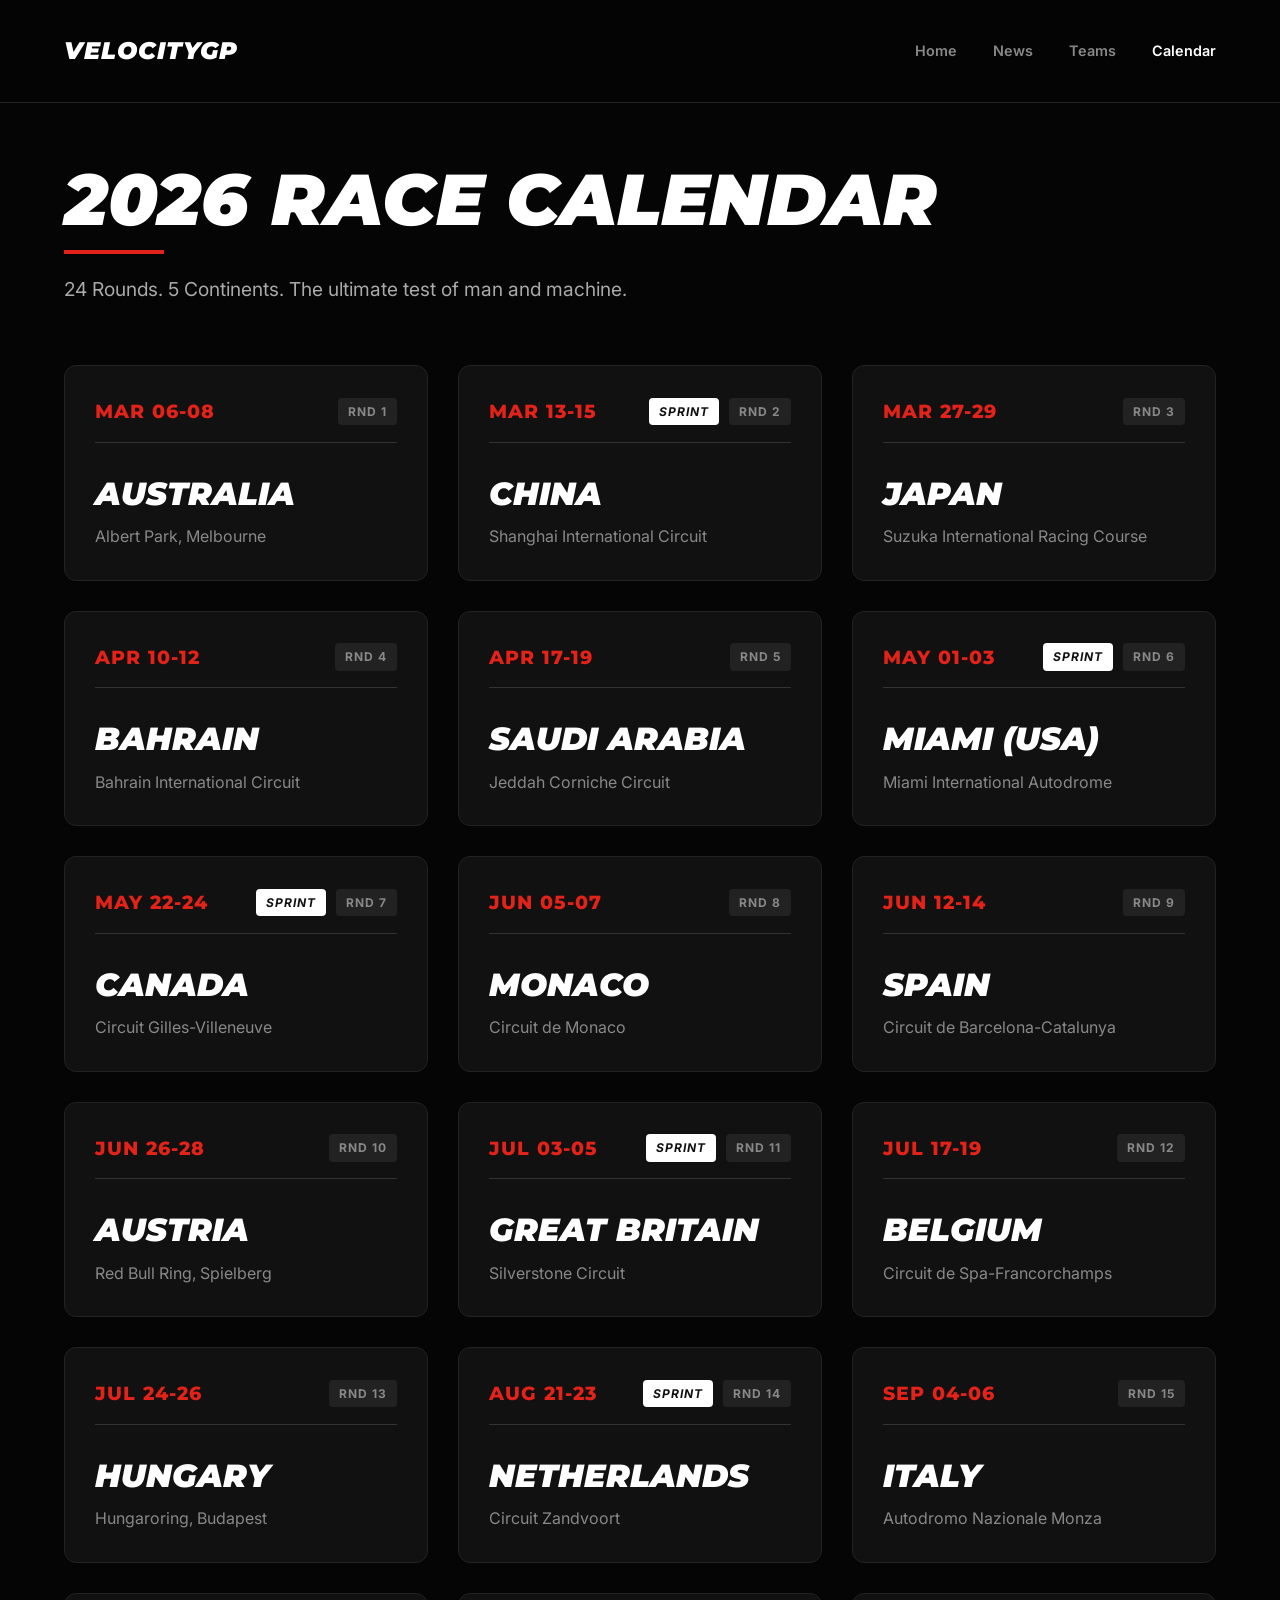
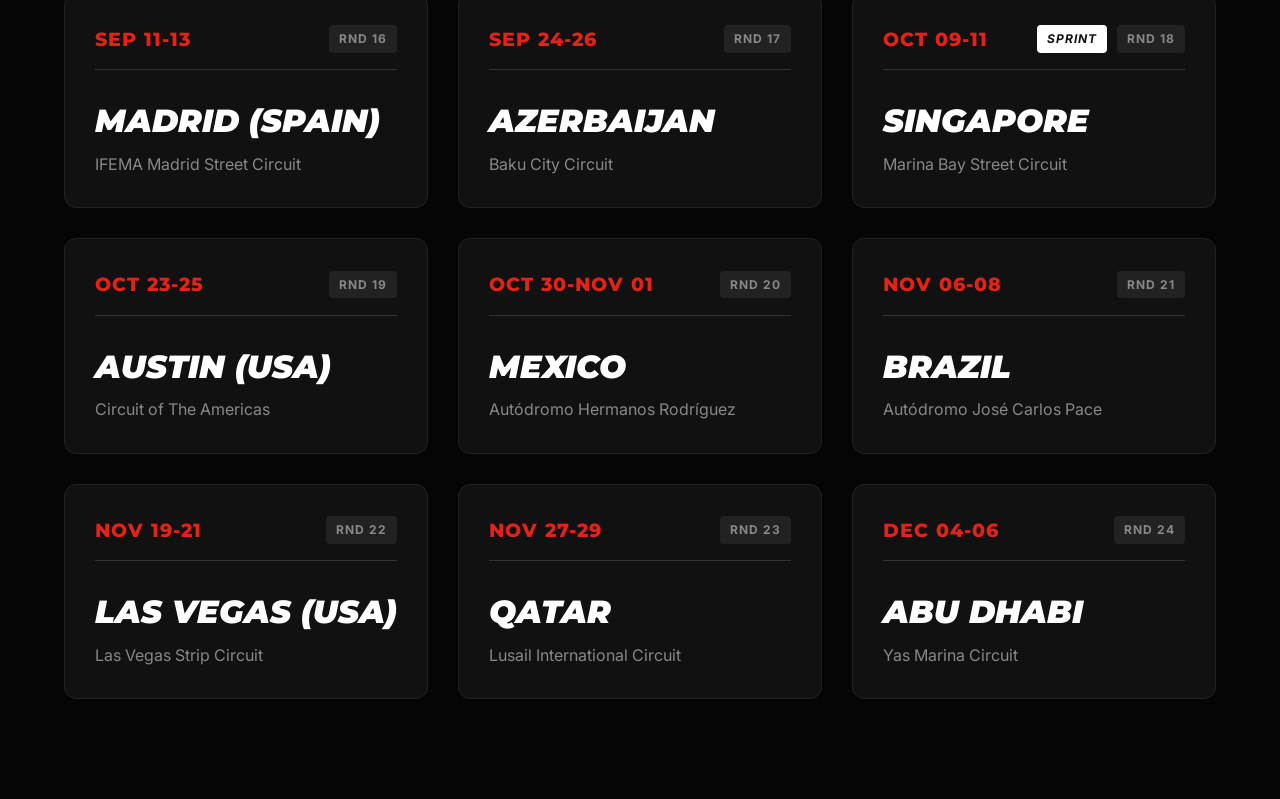
<file: calendar.html>
<!DOCTYPE html>
<html lang="en">
<head>
    <meta charset="UTF-8">
    <meta name="viewport" content="width=device-width, initial-scale=1.0">
    <title>2026 F1 Race Calendar</title>
    <link href="https://fonts.googleapis.com/css2?family=Inter:wght@400;600;700&family=Montserrat:ital,wght@1,800;1,900&display=swap" rel="stylesheet">
    <link rel="stylesheet" href="calendar.css">
</head>
<body>

    <header class="navbar">
        <div class="logo">VELOCITYGP</div>
        <nav class="nav-links">
            <a href="#">Home</a>
            <a href="#">News</a>
            <a href="#">Teams</a>
            <a href="#" class="active">Calendar</a>
        </nav>
    </header>

    <main class="calendar-container">
        
        <div class="page-header">
            <h1>2026 RACE CALENDAR</h1>
            <div class="red-line"></div>
            <p>24 Rounds. 5 Continents. The ultimate test of man and machine.</p>
        </div>

        <div class="schedule-grid" id="schedule-grid">
            
            <div class="race-card reveal-card">
                <div class="card-top">
                    <span class="race-date">MAR 06-08</span>
                    <span class="round-badge">RND 1</span>
                </div>
                <div class="card-middle">
                    <h2>AUSTRALIA</h2>
                    <p class="track-name">Albert Park, Melbourne</p>
                </div>
            </div>

            <div class="race-card reveal-card">
                <div class="card-top">
                    <span class="race-date">MAR 13-15</span>
                    <div class="badges">
                        <span class="sprint-badge">SPRINT</span>
                        <span class="round-badge">RND 2</span>
                    </div>
                </div>
                <div class="card-middle">
                    <h2>CHINA</h2>
                    <p class="track-name">Shanghai International Circuit</p>
                </div>
            </div>

            <div class="race-card reveal-card">
                <div class="card-top">
                    <span class="race-date">MAR 27-29</span>
                    <span class="round-badge">RND 3</span>
                </div>
                <div class="card-middle">
                    <h2>JAPAN</h2>
                    <p class="track-name">Suzuka International Racing Course</p>
                </div>
            </div>

            <div class="race-card reveal-card">
                <div class="card-top">
                    <span class="race-date">APR 10-12</span>
                    <span class="round-badge">RND 4</span>
                </div>
                <div class="card-middle">
                    <h2>BAHRAIN</h2>
                    <p class="track-name">Bahrain International Circuit</p>
                </div>
            </div>

            <div class="race-card reveal-card">
                <div class="card-top">
                    <span class="race-date">APR 17-19</span>
                    <span class="round-badge">RND 5</span>
                </div>
                <div class="card-middle">
                    <h2>SAUDI ARABIA</h2>
                    <p class="track-name">Jeddah Corniche Circuit</p>
                </div>
            </div>

            <div class="race-card reveal-card">
                <div class="card-top">
                    <span class="race-date">MAY 01-03</span>
                    <div class="badges">
                        <span class="sprint-badge">SPRINT</span>
                        <span class="round-badge">RND 6</span>
                    </div>
                </div>
                <div class="card-middle">
                    <h2>MIAMI (USA)</h2>
                    <p class="track-name">Miami International Autodrome</p>
                </div>
            </div>

            <div class="race-card reveal-card">
                <div class="card-top">
                    <span class="race-date">MAY 22-24</span>
                    <div class="badges">
                        <span class="sprint-badge">SPRINT</span>
                        <span class="round-badge">RND 7</span>
                    </div>
                </div>
                <div class="card-middle">
                    <h2>CANADA</h2>
                    <p class="track-name">Circuit Gilles-Villeneuve</p>
                </div>
            </div>

            <div class="race-card reveal-card">
                <div class="card-top">
                    <span class="race-date">JUN 05-07</span>
                    <span class="round-badge">RND 8</span>
                </div>
                <div class="card-middle">
                    <h2>MONACO</h2>
                    <p class="track-name">Circuit de Monaco</p>
                </div>
            </div>

            <div class="race-card reveal-card">
                <div class="card-top">
                    <span class="race-date">JUN 12-14</span>
                    <span class="round-badge">RND 9</span>
                </div>
                <div class="card-middle">
                    <h2>SPAIN</h2>
                    <p class="track-name">Circuit de Barcelona-Catalunya</p>
                </div>
            </div>

            <div class="race-card reveal-card">
                <div class="card-top">
                    <span class="race-date">JUN 26-28</span>
                    <span class="round-badge">RND 10</span>
                </div>
                <div class="card-middle">
                    <h2>AUSTRIA</h2>
                    <p class="track-name">Red Bull Ring, Spielberg</p>
                </div>
            </div>

            <div class="race-card reveal-card">
                <div class="card-top">
                    <span class="race-date">JUL 03-05</span>
                    <div class="badges">
                        <span class="sprint-badge">SPRINT</span>
                        <span class="round-badge">RND 11</span>
                    </div>
                </div>
                <div class="card-middle">
                    <h2>GREAT BRITAIN</h2>
                    <p class="track-name">Silverstone Circuit</p>
                </div>
            </div>

            <div class="race-card reveal-card">
                <div class="card-top">
                    <span class="race-date">JUL 17-19</span>
                    <span class="round-badge">RND 12</span>
                </div>
                <div class="card-middle">
                    <h2>BELGIUM</h2>
                    <p class="track-name">Circuit de Spa-Francorchamps</p>
                </div>
            </div>

            <div class="race-card reveal-card">
                <div class="card-top">
                    <span class="race-date">JUL 24-26</span>
                    <span class="round-badge">RND 13</span>
                </div>
                <div class="card-middle">
                    <h2>HUNGARY</h2>
                    <p class="track-name">Hungaroring, Budapest</p>
                </div>
            </div>

            <div class="race-card reveal-card">
                <div class="card-top">
                    <span class="race-date">AUG 21-23</span>
                    <div class="badges">
                        <span class="sprint-badge">SPRINT</span>
                        <span class="round-badge">RND 14</span>
                    </div>
                </div>
                <div class="card-middle">
                    <h2>NETHERLANDS</h2>
                    <p class="track-name">Circuit Zandvoort</p>
                </div>
            </div>

            <div class="race-card reveal-card">
                <div class="card-top">
                    <span class="race-date">SEP 04-06</span>
                    <span class="round-badge">RND 15</span>
                </div>
                <div class="card-middle">
                    <h2>ITALY</h2>
                    <p class="track-name">Autodromo Nazionale Monza</p>
                </div>
            </div>

            <div class="race-card reveal-card">
                <div class="card-top">
                    <span class="race-date">SEP 11-13</span>
                    <span class="round-badge">RND 16</span>
                </div>
                <div class="card-middle">
                    <h2>MADRID (SPAIN)</h2>
                    <p class="track-name">IFEMA Madrid Street Circuit</p>
                </div>
            </div>

            <div class="race-card reveal-card">
                <div class="card-top">
                    <span class="race-date">SEP 24-26</span>
                    <span class="round-badge">RND 17</span>
                </div>
                <div class="card-middle">
                    <h2>AZERBAIJAN</h2>
                    <p class="track-name">Baku City Circuit</p>
                </div>
            </div>

            <div class="race-card reveal-card">
                <div class="card-top">
                    <span class="race-date">OCT 09-11</span>
                    <div class="badges">
                        <span class="sprint-badge">SPRINT</span>
                        <span class="round-badge">RND 18</span>
                    </div>
                </div>
                <div class="card-middle">
                    <h2>SINGAPORE</h2>
                    <p class="track-name">Marina Bay Street Circuit</p>
                </div>
            </div>

            <div class="race-card reveal-card">
                <div class="card-top">
                    <span class="race-date">OCT 23-25</span>
                    <span class="round-badge">RND 19</span>
                </div>
                <div class="card-middle">
                    <h2>AUSTIN (USA)</h2>
                    <p class="track-name">Circuit of The Americas</p>
                </div>
            </div>

            <div class="race-card reveal-card">
                <div class="card-top">
                    <span class="race-date">OCT 30-NOV 01</span>
                    <span class="round-badge">RND 20</span>
                </div>
                <div class="card-middle">
                    <h2>MEXICO</h2>
                    <p class="track-name">Autódromo Hermanos Rodríguez</p>
                </div>
            </div>

            <div class="race-card reveal-card">
                <div class="card-top">
                    <span class="race-date">NOV 06-08</span>
                    <span class="round-badge">RND 21</span>
                </div>
                <div class="card-middle">
                    <h2>BRAZIL</h2>
                    <p class="track-name">Autódromo José Carlos Pace</p>
                </div>
            </div>

            <div class="race-card reveal-card">
                <div class="card-top">
                    <span class="race-date">NOV 19-21</span>
                    <span class="round-badge">RND 22</span>
                </div>
                <div class="card-middle">
                    <h2>LAS VEGAS (USA)</h2>
                    <p class="track-name">Las Vegas Strip Circuit</p>
                </div>
            </div>

            <div class="race-card reveal-card">
                <div class="card-top">
                    <span class="race-date">NOV 27-29</span>
                    <span class="round-badge">RND 23</span>
                </div>
                <div class="card-middle">
                    <h2>QATAR</h2>
                    <p class="track-name">Lusail International Circuit</p>
                </div>
            </div>

            <div class="race-card reveal-card">
                <div class="card-top">
                    <span class="race-date">DEC 04-06</span>
                    <span class="round-badge">RND 24</span>
                </div>
                <div class="card-middle">
                    <h2>ABU DHABI</h2>
                    <p class="track-name">Yas Marina Circuit</p>
                </div>
            </div>

        </div>
    </main>

    <script src="calendar.js"></script>
</body>
</html>
</file>
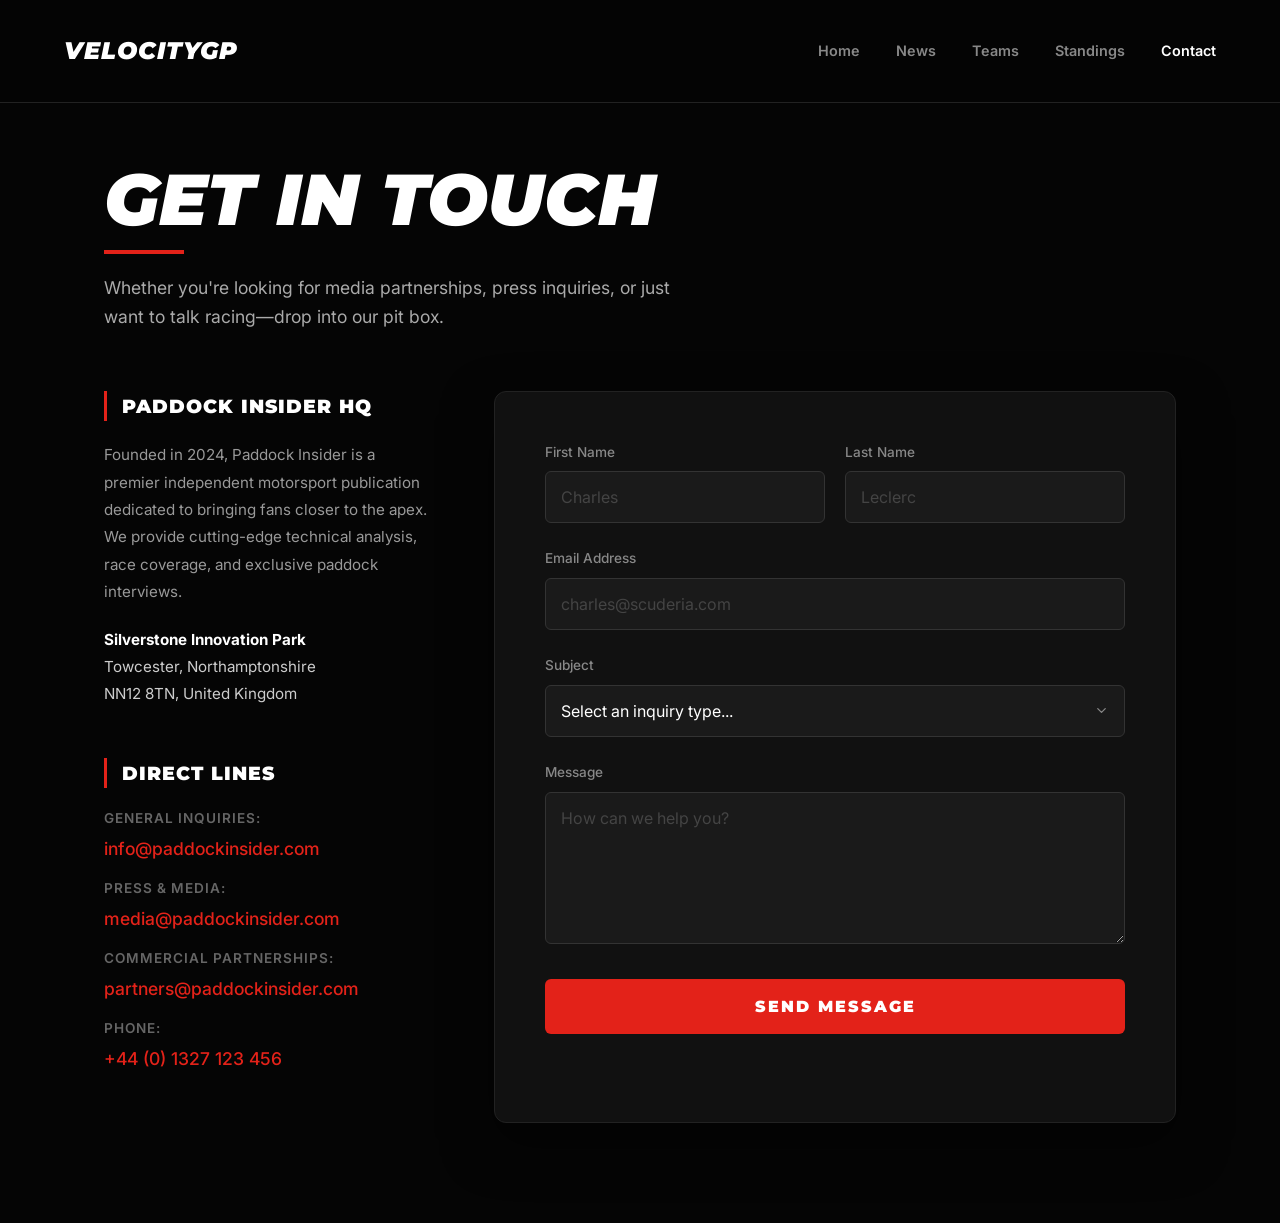
<file: contactus.html>
<!DOCTYPE html>
<html lang="en">
<head>
    <meta charset="UTF-8">
    <meta name="viewport" content="width=device-width, initial-scale=1.0">
    <title>Contact Us | Paddock Insider</title>
    <link href="https://fonts.googleapis.com/css2?family=Inter:wght@400;500;600&family=Montserrat:ital,wght@1,800;1,900&display=swap" rel="stylesheet">
    <link rel="stylesheet" href="contactus.css">
</head>
<body>

    <header class="navbar">
        <div class="logo">VELOCITYGP</div>
        <nav class="nav-links">
            <a href="index.html">Home</a>
            <a href="news.html">News</a>
            <a href="teams.html">Teams</a>
            <a href="standings.html">Standings</a>
            <a href="#" class="active">Contact</a>
        </nav>
    </header>

    <main class="contact-container">
        
        <div class="page-header scroll-reveal">
            <h1>GET IN TOUCH</h1>
            <div class="red-line"></div>
            <p>Whether you're looking for media partnerships, press inquiries, or just want to talk racing—drop into our pit box.</p>
        </div>

        <div class="contact-grid">
            
            <div class="contact-info scroll-reveal">
                
                <div class="info-block">
                    <h3>PADDOCK INSIDER HQ</h3>
                    <p class="company-bio">
                        Founded in 2024, Paddock Insider is a premier independent motorsport publication dedicated to bringing fans closer to the apex. We provide cutting-edge technical analysis, race coverage, and exclusive paddock interviews.
                    </p>
                    <p class="address">
                        <strong>Silverstone Innovation Park</strong><br>
                        Towcester, Northamptonshire<br>
                        NN12 8TN, United Kingdom
                    </p>
                </div>

                <div class="info-block">
                    <h3>DIRECT LINES</h3>
                    <ul class="contact-list">
                        <li>
                            <span class="label">General Inquiries:</span>
                            <a href="mailto:info@paddockinsider.com">info@paddockinsider.com</a>
                        </li>
                        <li>
                            <span class="label">Press & Media:</span>
                            <a href="mailto:media@paddockinsider.com">media@paddockinsider.com</a>
                        </li>
                        <li>
                            <span class="label">Commercial Partnerships:</span>
                            <a href="mailto:partners@paddockinsider.com">partners@paddockinsider.com</a>
                        </li>
                        <li>
                            <span class="label">Phone:</span>
                            <a href="tel:+441327123456">+44 (0) 1327 123 456</a>
                        </li>
                    </ul>
                </div>

            </div>

            <div class="contact-form-wrapper scroll-reveal">
                <form id="contact-form" class="contact-form">
                    
                    <div class="form-row">
                        <div class="input-group">
                            <label for="firstName">First Name</label>
                            <input type="text" id="firstName" name="firstName" required placeholder="Charles">
                        </div>
                        <div class="input-group">
                            <label for="lastName">Last Name</label>
                            <input type="text" id="lastName" name="lastName" required placeholder="Leclerc">
                        </div>
                    </div>

                    <div class="input-group">
                        <label for="email">Email Address</label>
                        <input type="email" id="email" name="email" required placeholder="charles@scuderia.com">
                    </div>

                    <div class="input-group">
                        <label for="subject">Subject</label>
                        <select id="subject" name="subject" required>
                            <option value="" disabled selected>Select an inquiry type...</option>
                            <option value="editorial">Editorial / News Tip</option>
                            <option value="press">Press & Media</option>
                            <option value="partnership">Advertising & Partnerships</option>
                            <option value="general">General Question</option>
                        </select>
                    </div>

                    <div class="input-group">
                        <label for="message">Message</label>
                        <textarea id="message" name="message" rows="6" required placeholder="How can we help you?"></textarea>
                    </div>

                    <button type="submit" class="submit-btn">SEND MESSAGE</button>
                    
                    <div id="form-success" class="form-success">
                        <p>Message sent successfully. Our team will get back to you shortly.</p>
                    </div>

                </form>
            </div>

        </div>

    </main>

    <script src="contactus.js"></script>
</body>
</html>
</file>
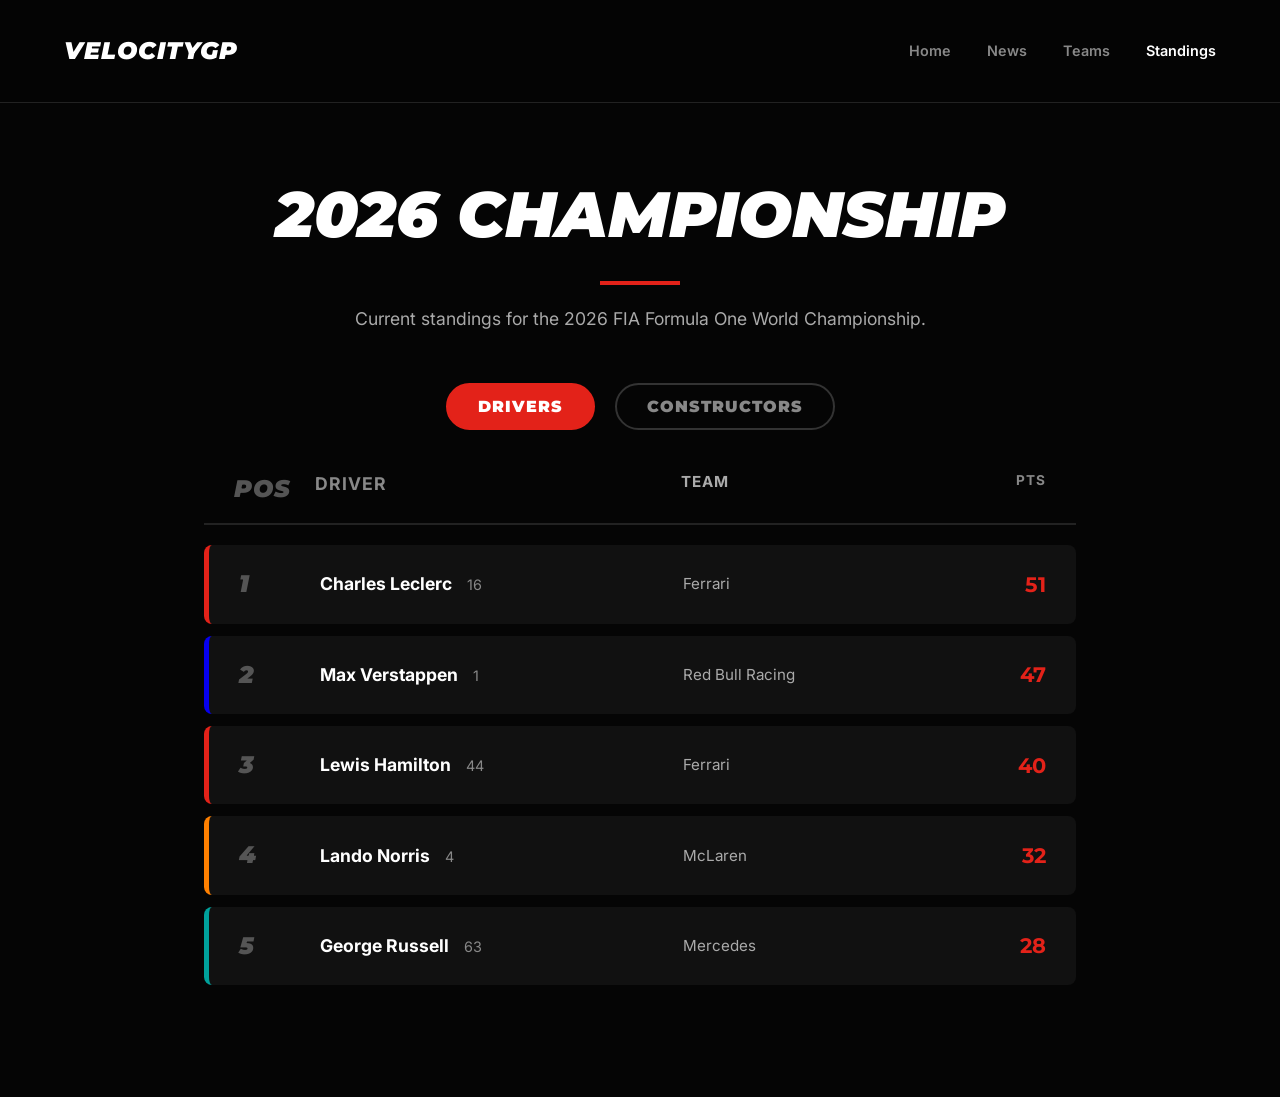
<file: standings.html>
<!DOCTYPE html>
<html lang="en">
<head>
    <meta charset="UTF-8">
    <meta name="viewport" content="width=device-width, initial-scale=1.0">
    <title>F1 Championship Standings</title>
    <link href="https://fonts.googleapis.com/css2?family=Inter:wght@400;600;700&family=Montserrat:ital,wght@1,900&display=swap" rel="stylesheet">
    <link rel="stylesheet" href="standings.css">
</head>
<body>

    <header class="navbar">
        <div class="logo">VELOCITYGP</div>
        <nav class="nav-links">
            <a href="index.html">Home</a>
            <a href="news.html">News</a>
            <a href="teams.html">Teams</a>
            <a href="#" class="active">Standings</a>
        </nav>
    </header>

    <main class="standings-container">
        
        <div class="page-header">
            <h1>2026 CHAMPIONSHIP</h1>
            <div class="red-line"></div>
            <p>Current standings for the 2026 FIA Formula One World Championship.</p>
        </div>

        <div class="tab-controls">
            <button class="tab-btn active" data-target="drivers">DRIVERS</button>
            <button class="tab-btn" data-target="constructors">CONSTRUCTORS</button>
        </div>

        <section id="drivers" class="standings-content active">
            
            <div class="table-header">
                <span class="col-pos">POS</span>
                <span class="col-driver">DRIVER</span>
                <span class="col-team">TEAM</span>
                <span class="col-pts">PTS</span>
            </div>

            <div class="standings-list">
                <div class="standing-row ferrari scroll-reveal">
                    <span class="col-pos">1</span>
                    <span class="col-driver"><strong>Charles Leclerc</strong> <span class="car-no">16</span></span>
                    <span class="col-team">Ferrari</span>
                    <span class="col-pts"><strong>51</strong></span>
                </div>

                <div class="standing-row redbull scroll-reveal">
                    <span class="col-pos">2</span>
                    <span class="col-driver"><strong>Max Verstappen</strong> <span class="car-no">1</span></span>
                    <span class="col-team">Red Bull Racing</span>
                    <span class="col-pts"><strong>47</strong></span>
                </div>

                <div class="standing-row ferrari scroll-reveal">
                    <span class="col-pos">3</span>
                    <span class="col-driver"><strong>Lewis Hamilton</strong> <span class="car-no">44</span></span>
                    <span class="col-team">Ferrari</span>
                    <span class="col-pts"><strong>40</strong></span>
                </div>

                <div class="standing-row mclaren scroll-reveal">
                    <span class="col-pos">4</span>
                    <span class="col-driver"><strong>Lando Norris</strong> <span class="car-no">4</span></span>
                    <span class="col-team">McLaren</span>
                    <span class="col-pts"><strong>32</strong></span>
                </div>

                <div class="standing-row mercedes scroll-reveal">
                    <span class="col-pos">5</span>
                    <span class="col-driver"><strong>George Russell</strong> <span class="car-no">63</span></span>
                    <span class="col-team">Mercedes</span>
                    <span class="col-pts"><strong>28</strong></span>
                </div>
            </div>
        </section>

        <section id="constructors" class="standings-content">
            
            <div class="table-header">
                <span class="col-pos">POS</span>
                <span class="col-team-name">CONSTRUCTOR</span>
                <span class="col-pts">PTS</span>
            </div>

            <div class="standings-list">
                <div class="standing-row ferrari scroll-reveal">
                    <span class="col-pos">1</span>
                    <span class="col-team-name"><strong>Ferrari</strong></span>
                    <span class="col-pts"><strong>91</strong></span>
                </div>

                <div class="standing-row redbull scroll-reveal">
                    <span class="col-pos">2</span>
                    <span class="col-team-name"><strong>Red Bull Racing</strong></span>
                    <span class="col-pts"><strong>65</strong></span>
                </div>

                <div class="standing-row mclaren scroll-reveal">
                    <span class="col-pos">3</span>
                    <span class="col-team-name"><strong>McLaren</strong></span>
                    <span class="col-pts"><strong>54</strong></span>
                </div>

                <div class="standing-row mercedes scroll-reveal">
                    <span class="col-pos">4</span>
                    <span class="col-team-name"><strong>Mercedes</strong></span>
                    <span class="col-pts"><strong>40</strong></span>
                </div>
            </div>
        </section>

    </main>

    <script src="standings.js"></script>
</body>
</html>
</file>
<file: calendar.css>
/* --- Base Reset & Theme --- */
* {
    margin: 0;
    padding: 0;
    box-sizing: border-box;
}

body {
    font-family: 'Inter', sans-serif;
    background-color: #050505;
    color: #ffffff;
    line-height: 1.6;
    overflow-x: hidden;
}

/* --- Navigation --- */
.navbar {
    display: flex;
    justify-content: space-between;
    align-items: center;
    padding: 2rem 5%;
    background-color: rgba(5, 5, 5, 0.95);
    position: sticky;
    top: 0;
    z-index: 100;
    border-bottom: 1px solid #222;
}

.logo {
    font-family: 'Montserrat', sans-serif;
    font-weight: 900;
    font-style: italic;
    font-size: 1.5rem;
    letter-spacing: 1px;
}

.nav-links a {
    color: #888;
    text-decoration: none;
    margin-left: 2rem;
    font-size: 0.9rem;
    font-weight: 600;
    transition: color 0.3s ease;
}

.nav-links a:hover, .nav-links a.active {
    color: #fff;
}

/* --- Page Layout --- */
.calendar-container {
    max-width: 1400px;
    margin: 0 auto;
    padding: 60px 5% 100px 5%;
}

.page-header {
    margin-bottom: 60px;
    text-align: left;
}

.page-header h1 {
    font-family: 'Montserrat', sans-serif;
    font-size: 4.5rem;
    font-weight: 900;
    font-style: italic;
    line-height: 1;
}

.red-line {
    width: 100px;
    height: 4px;
    background-color: #E32219;
    margin-top: 15px;
    margin-bottom: 20px;
}

.page-header p {
    color: #aaa;
    font-size: 1.2rem;
}

/* --- Calendar Grid System --- */
.schedule-grid {
    display: grid;
    /* Adapts to screen size: 1 col on mobile, 2 on tablet, 3 on desktop */
    grid-template-columns: repeat(auto-fit, minmax(350px, 1fr));
    gap: 30px;
}

/* --- Individual Race Card --- */
.race-card {
    background: #111;
    border: 1px solid #222;
    border-radius: 12px;
    padding: 30px;
    display: flex;
    flex-direction: column;
    position: relative;
    overflow: hidden;
    cursor: pointer;
    transition: transform 0.4s cubic-bezier(0.25, 0.46, 0.45, 0.94), 
                box-shadow 0.4s ease, 
                border-color 0.4s ease;
}

/* Premium Hover Effect: Card lifts up and gets a glowing red border */
.race-card:hover {
    transform: translateY(-10px);
    border-color: #E32219;
    box-shadow: 0 15px 35px rgba(227, 34, 25, 0.15);
}

/* Adds a subtle red racing stripe on the left inside the card */
.race-card::before {
    content: '';
    position: absolute;
    top: 0; left: 0;
    height: 100%; width: 4px;
    background-color: #E32219;
    transform: scaleY(0);
    transform-origin: bottom;
    transition: transform 0.4s ease;
}

.race-card:hover::before {
    transform: scaleY(1);
}

/* Card Header (Dates & Badges) */
.card-top {
    display: flex;
    justify-content: space-between;
    align-items: center;
    margin-bottom: 25px;
    border-bottom: 1px solid #333;
    padding-bottom: 15px;
}

.race-date {
    font-family: 'Montserrat', sans-serif;
    font-weight: 800;
    font-size: 1.2rem;
    color: #E32219; /* Red date text */
    letter-spacing: 1px;
}

.badges {
    display: flex;
    gap: 10px;
}

.round-badge, .sprint-badge {
    font-size: 0.75rem;
    font-weight: 700;
    padding: 4px 10px;
    border-radius: 4px;
    letter-spacing: 1px;
}

.round-badge {
    background-color: #222;
    color: #888;
}

.sprint-badge {
    background-color: #fff;
    color: #111;
    font-style: italic;
}

/* Card Body (Location details) */
.card-middle h2 {
    font-family: 'Montserrat', sans-serif;
    font-weight: 900;
    font-size: 2rem;
    font-style: italic;
    margin-bottom: 5px;
    color: #fff;
    transition: color 0.3s ease;
}

.track-name {
    color: #888;
    font-size: 1rem;
    font-weight: 400;
}

/* --- Scroll Animations --- */
.reveal-card {
    opacity: 0;
    transform: translateY(30px) scale(0.95);
    transition: opacity 0.6s ease, transform 0.6s cubic-bezier(0.17, 0.84, 0.44, 1.1);
}

.reveal-card.visible {
    opacity: 1;
    transform: translateY(0) scale(1);
}

/* --- Mobile Responsiveness --- */
@media (max-width: 768px) {
    .page-header h1 { font-size: 3rem; }
    .schedule-grid { grid-template-columns: 1fr; }
    .card-middle h2 { font-size: 1.8rem; }
}
</file>
<file: contactus.css>
/* --- Base Reset & Theme --- */
* {
    margin: 0;
    padding: 0;
    box-sizing: border-box;
}

body {
    font-family: 'Inter', sans-serif;
    background-color: #050505;
    color: #ffffff;
    line-height: 1.6;
    overflow-x: hidden;
}

/* --- Navigation --- */
.navbar {
    display: flex;
    justify-content: space-between;
    align-items: center;
    padding: 2rem 5%;
    background-color: rgba(5, 5, 5, 0.95);
    position: sticky;
    top: 0;
    z-index: 100;
    border-bottom: 1px solid #222;
}

.logo {
    font-family: 'Montserrat', sans-serif;
    font-weight: 900;
    font-style: italic;
    font-size: 1.5rem;
    letter-spacing: 1px;
}

.nav-links a {
    color: #888;
    text-decoration: none;
    margin-left: 2rem;
    font-size: 0.9rem;
    font-weight: 600;
    transition: color 0.3s ease;
}

.nav-links a:hover, .nav-links a.active {
    color: #fff;
}

/* --- Page Layout --- */
.contact-container {
    max-width: 1200px;
    margin: 0 auto;
    padding: 60px 5% 100px 5%;
}

.page-header {
    margin-bottom: 60px;
}

.page-header h1 {
    font-family: 'Montserrat', sans-serif;
    font-size: 4.5rem;
    font-weight: 900;
    font-style: italic;
    line-height: 1;
}

.red-line {
    width: 80px;
    height: 4px;
    background-color: #E32219;
    margin-top: 15px;
    margin-bottom: 20px;
}

.page-header p {
    color: #aaa;
    font-size: 1.1rem;
    max-width: 600px;
}

/* --- Contact Grid --- */
.contact-grid {
    display: grid;
    grid-template-columns: 1fr 1.2fr;
    gap: 60px;
}

/* --- Left Column: Company Info --- */
.info-block {
    margin-bottom: 50px;
}

.info-block h3 {
    font-family: 'Montserrat', sans-serif;
    font-size: 1.2rem;
    font-weight: 900;
    letter-spacing: 1px;
    color: #fff;
    margin-bottom: 20px;
    border-left: 3px solid #E32219;
    padding-left: 15px;
}

.company-bio {
    color: #999;
    margin-bottom: 20px;
    font-size: 0.95rem;
    line-height: 1.8;
}

.address {
    color: #ccc;
    font-size: 0.95rem;
    line-height: 1.8;
}

.address strong {
    color: #fff;
}

.contact-list {
    list-style: none;
}

.contact-list li {
    margin-bottom: 15px;
    display: flex;
    flex-direction: column;
}

.contact-list .label {
    font-size: 0.85rem;
    color: #666;
    text-transform: uppercase;
    font-weight: 600;
    letter-spacing: 1px;
    margin-bottom: 5px;
}

.contact-list a {
    color: #E32219;
    text-decoration: none;
    font-size: 1.1rem;
    font-weight: 500;
    transition: color 0.3s ease;
}

.contact-list a:hover {
    color: #fff;
}

/* --- Right Column: Contact Form --- */
.contact-form-wrapper {
    background-color: #111;
    padding: 50px;
    border-radius: 12px;
    border: 1px solid #222;
    box-shadow: 0 20px 50px rgba(0,0,0,0.5);
}

.form-row {
    display: flex;
    gap: 20px;
}

.input-group {
    display: flex;
    flex-direction: column;
    margin-bottom: 25px;
    width: 100%;
}

.input-group label {
    font-size: 0.85rem;
    color: #888;
    margin-bottom: 8px;
    font-weight: 500;
}

.input-group input,
.input-group select,
.input-group textarea {
    background-color: #1a1a1a;
    border: 1px solid #333;
    color: #fff;
    padding: 15px;
    border-radius: 6px;
    font-family: 'Inter', sans-serif;
    font-size: 1rem;
    outline: none;
    transition: border-color 0.3s ease, background-color 0.3s ease;
}

.input-group input::placeholder,
.input-group textarea::placeholder {
    color: #444;
}

/* Form Focus States */
.input-group input:focus,
.input-group select:focus,
.input-group textarea:focus {
    border-color: #E32219;
    background-color: #222;
}

/* Fix for Select dropdown arrow in dark mode */
.input-group select {
    appearance: none;
    background-image: url("data:image/svg+xml;charset=UTF-8,%3csvg xmlns='http://www.w3.org/2000/svg' viewBox='0 0 24 24' fill='none' stroke='%23888' stroke-width='2' stroke-linecap='round' stroke-linejoin='round'%3e%3cpolyline points='6 9 12 15 18 9'%3e%3c/polyline%3e%3c/svg%3e");
    background-repeat: no-repeat;
    background-position: right 15px center;
    background-size: 15px;
}

.input-group textarea {
    resize: vertical;
}

.submit-btn {
    width: 100%;
    background-color: #E32219;
    color: #fff;
    border: none;
    padding: 18px;
    font-family: 'Montserrat', sans-serif;
    font-weight: 900;
    font-size: 1rem;
    letter-spacing: 2px;
    border-radius: 6px;
    cursor: pointer;
    transition: background-color 0.3s ease, transform 0.2s ease;
    margin-top: 10px;
}

.submit-btn:hover {
    background-color: #c01a12;
    transform: translateY(-2px);
}

/* Success Message styling */
.form-success {
    display: none; /* Hidden initially */
    margin-top: 20px;
    padding: 15px;
    background-color: rgba(0, 161, 155, 0.1); /* Subtle Mercedes teal/green */
    border-left: 4px solid #00A19B;
    color: #00A19B;
    border-radius: 4px;
    font-size: 0.95rem;
    font-weight: 500;
}

.form-success.show {
    display: block;
    animation: fadeIn 0.5s ease;
}

/* --- Scroll Animations --- */
.scroll-reveal {
    opacity: 0;
    transform: translateY(30px);
    transition: opacity 0.6s ease, transform 0.6s ease;
}

.scroll-reveal.visible {
    opacity: 1;
    transform: translateY(0);
}

/* --- Mobile Responsiveness --- */
@media (max-width: 968px) {
    .page-header h1 { font-size: 3.5rem; }
    .contact-grid { grid-template-columns: 1fr; gap: 40px; }
    .form-row { flex-direction: column; gap: 0; }
    .contact-form-wrapper { padding: 30px 20px; }
}
</file>
<file: standings.css>
/* --- Base Reset & Theme --- */
* {
    margin: 0;
    padding: 0;
    box-sizing: border-box;
}

body {
    font-family: 'Inter', sans-serif;
    background-color: #050505;
    color: #ffffff;
    line-height: 1.6;
}

/* --- Navigation --- */
.navbar {
    display: flex;
    justify-content: space-between;
    align-items: center;
    padding: 2rem 5%;
    background-color: rgba(5, 5, 5, 0.95);
    position: sticky;
    top: 0;
    z-index: 100;
    border-bottom: 1px solid #222;
}

.logo {
    font-family: 'Montserrat', sans-serif;
    font-weight: 900;
    font-style: italic;
    font-size: 1.5rem;
    letter-spacing: 1px;
}

.nav-links a {
    color: #888;
    text-decoration: none;
    margin-left: 2rem;
    font-size: 0.9rem;
    font-weight: 600;
    transition: color 0.3s ease;
}

.nav-links a:hover, .nav-links a.active {
    color: #fff;
}

/* --- Page Header --- */
.standings-container {
    max-width: 1000px; /* Narrower for cleaner list reading */
    margin: 0 auto;
    padding: 60px 5% 100px 5%;
}

.page-header {
    margin-bottom: 50px;
    text-align: center;
    display: flex;
    flex-direction: column;
    align-items: center;
}

.page-header h1 {
    font-family: 'Montserrat', sans-serif;
    font-size: 4rem;
    font-weight: 900;
    font-style: italic;
}

.red-line {
    width: 80px;
    height: 4px;
    background-color: #E32219;
    margin-top: 15px;
    margin-bottom: 20px;
}

.page-header p {
    color: #aaa;
    font-size: 1.1rem;
}

/* --- Tabs --- */
.tab-controls {
    display: flex;
    justify-content: center;
    gap: 20px;
    margin-bottom: 40px;
}

.tab-btn {
    background: transparent;
    border: 2px solid #333;
    color: #888;
    padding: 12px 30px;
    font-family: 'Montserrat', sans-serif;
    font-size: 1rem;
    font-weight: 900;
    letter-spacing: 1px;
    cursor: pointer;
    border-radius: 50px;
    transition: all 0.3s ease;
}

.tab-btn:hover {
    border-color: #666;
    color: #fff;
}

.tab-btn.active {
    background: #E32219;
    border-color: #E32219;
    color: #fff;
}

/* --- Standings Content Sections --- */
.standings-content {
    display: none; /* Hidden by default */
    animation: fadeIn 0.5s ease;
}

.standings-content.active {
    display: block; /* Shows when active */
}

@keyframes fadeIn {
    from { opacity: 0; transform: translateY(10px); }
    to { opacity: 1; transform: translateY(0); }
}

/* --- Table Headers --- */
.table-header {
    display: flex;
    padding: 0 30px 15px 30px;
    border-bottom: 2px solid #222;
    margin-bottom: 20px;
    font-size: 0.85rem;
    color: #888;
    font-weight: 700;
    letter-spacing: 1px;
}

/* --- Data Rows --- */
.standing-row {
    display: flex;
    align-items: center;
    background-color: #111;
    border-radius: 8px;
    margin-bottom: 12px;
    padding: 20px 30px;
    border-left: 5px solid transparent; /* Used for team colors */
    transition: transform 0.3s ease, background-color 0.3s ease;
}

.standing-row:hover {
    background-color: #1a1a1a;
    transform: translateX(8px); /* Smooth nudge right on hover */
}

/* Team Accent Colors */
.ferrari { border-left-color: #E32219; }
.redbull { border-left-color: #0600EF; }
.mclaren { border-left-color: #FF8000; }
.mercedes { border-left-color: #00A19B; }

/* --- Columns --- */
.col-pos {
    width: 10%;
    font-family: 'Montserrat', sans-serif;
    font-size: 1.5rem;
    font-weight: 900;
    font-style: italic;
    color: #555;
}

.col-driver {
    width: 45%;
    font-size: 1.1rem;
}

.col-driver strong {
    font-weight: 700;
    color: #fff;
}

.car-no {
    color: #888;
    font-size: 0.9rem;
    margin-left: 10px;
}

.col-team {
    width: 30%;
    color: #aaa;
    font-size: 0.95rem;
}

.col-team-name {
    width: 75%;
    font-size: 1.2rem;
}

.col-team-name strong {
    color: #fff;
}

.col-pts {
    width: 15%;
    text-align: right;
}

.col-pts strong {
    font-family: 'Montserrat', sans-serif;
    font-size: 1.3rem;
    color: #E32219; /* Highlights points in red */
}

/* --- Scroll Reveal Animation --- */
.scroll-reveal {
    opacity: 0;
    transform: translateY(20px);
    transition: opacity 0.5s ease, transform 0.5s ease;
}

.scroll-reveal.visible {
    opacity: 1;
    transform: translateY(0);
}

/* --- Mobile Responsiveness --- */
@media (max-width: 768px) {
    .page-header h1 { font-size: 2.8rem; }
    .col-team { display: none; } /* Hide team name on mobile for space */
    .col-driver { width: 70%; }
    .col-pos { width: 15%; }
    .standing-row { padding: 15px; }
}
</file>
